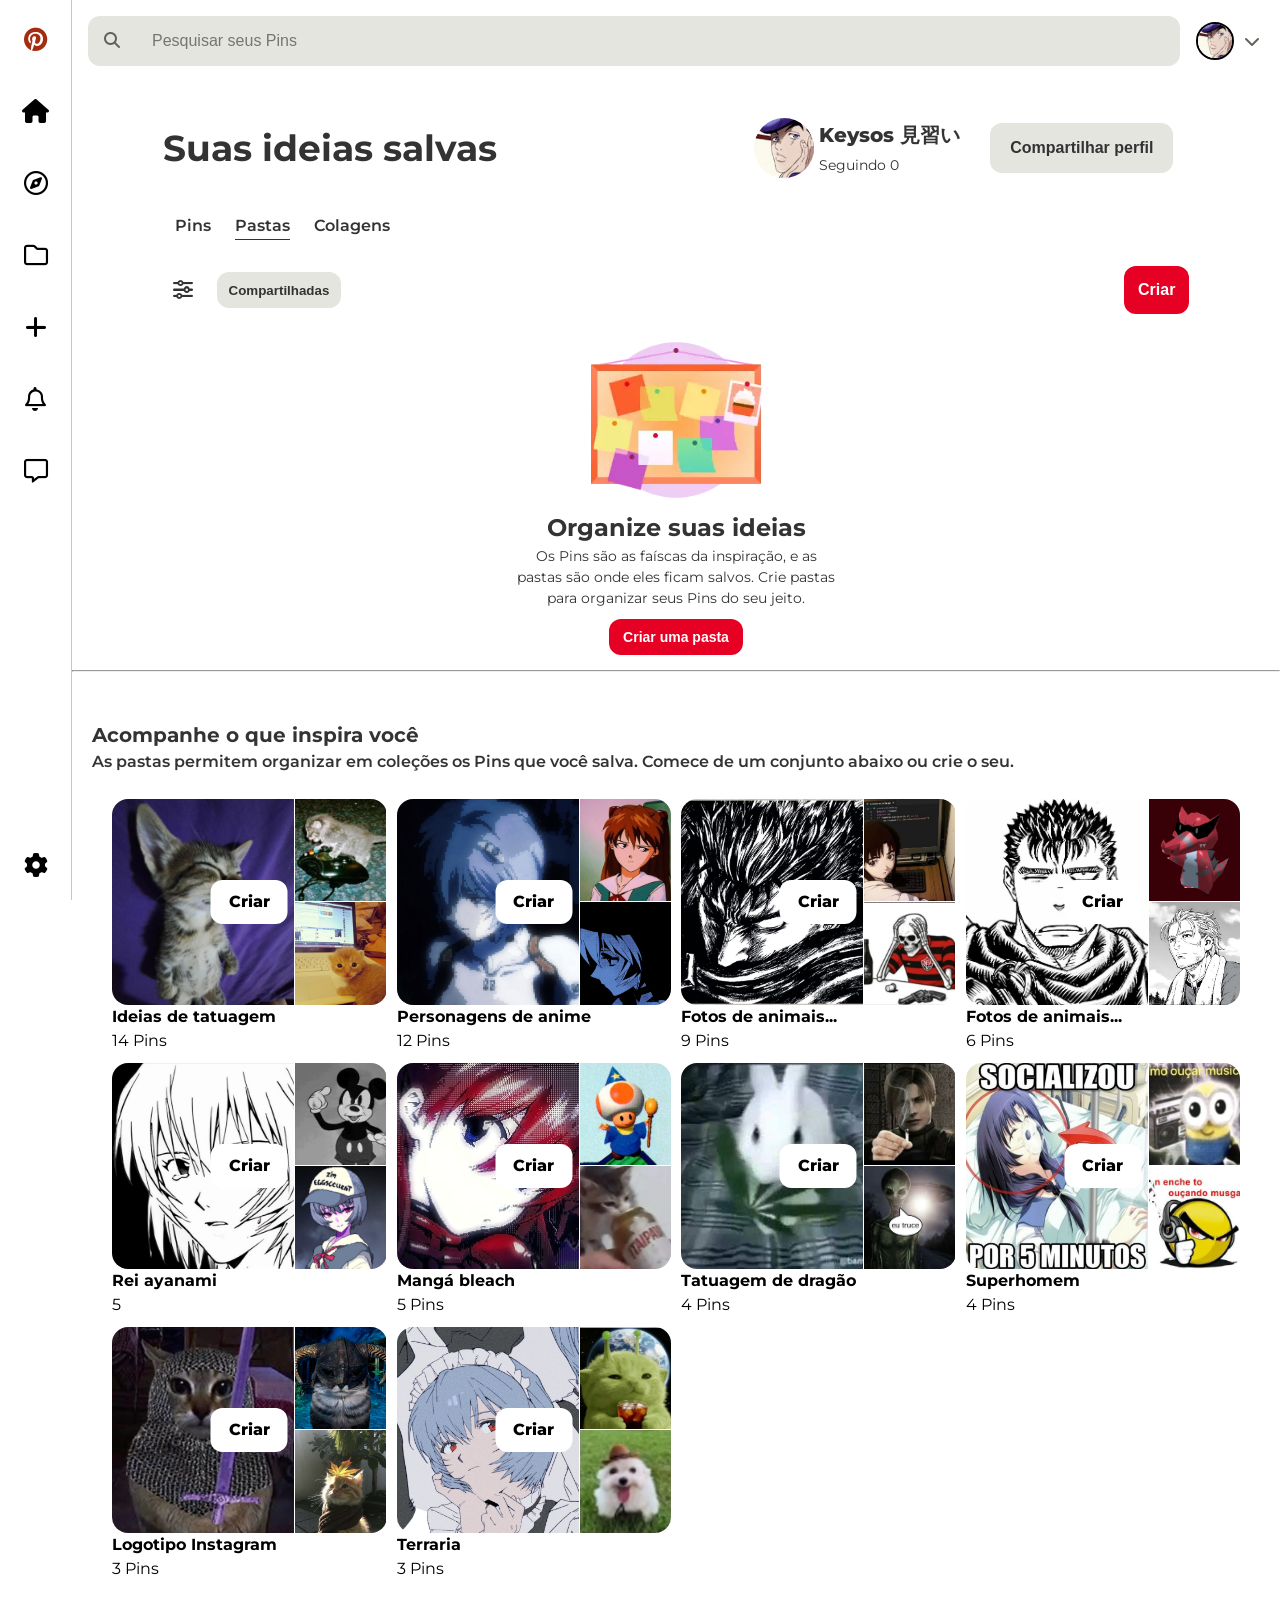
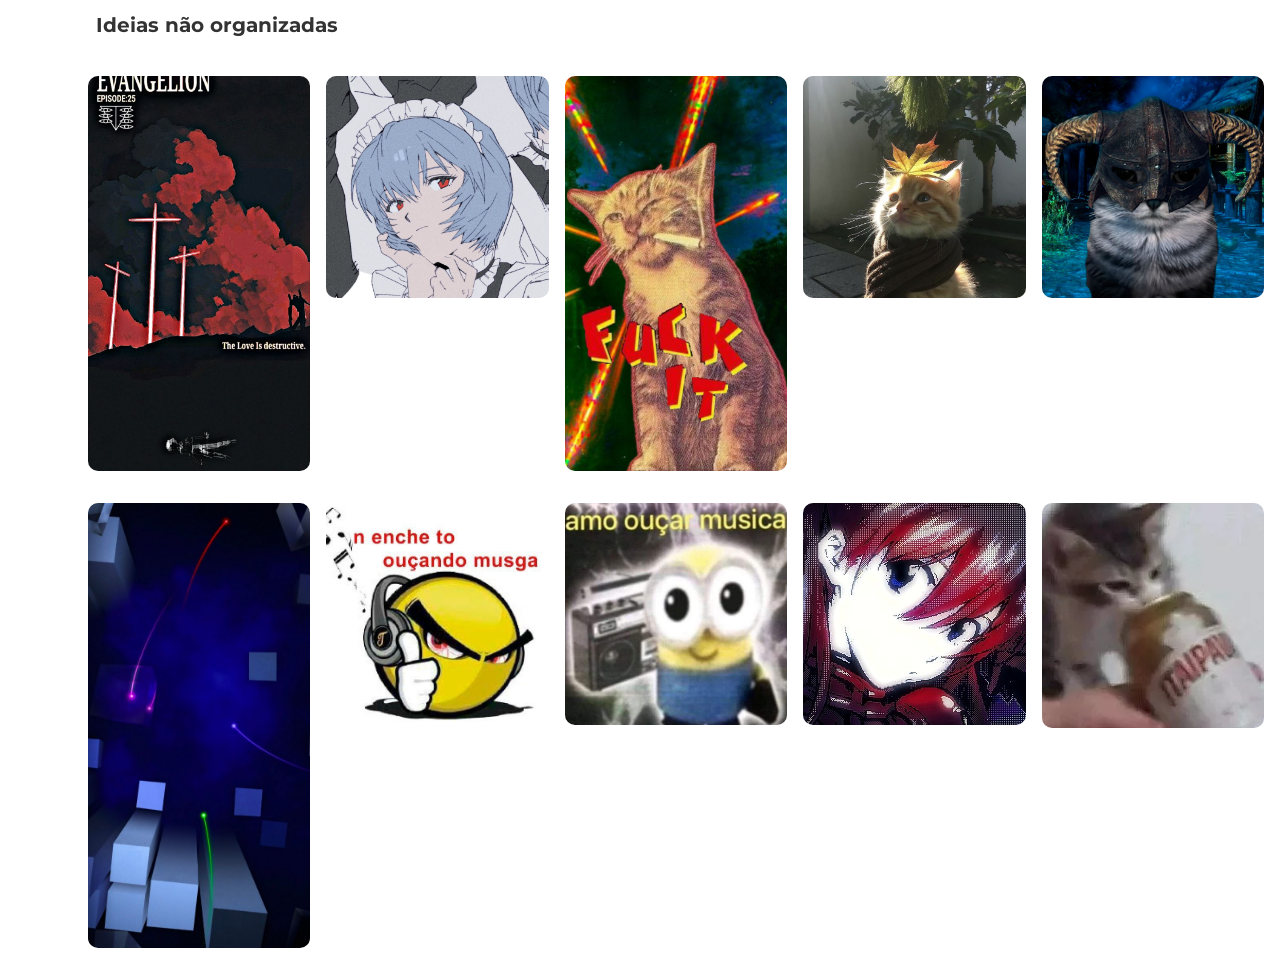
<file: index.html>
<!DOCTYPE html>
<html lang="en">

<head>
    <meta charset="UTF-8">
    <meta name="viewport" content="width=device-width, initial-scale=1.0">
    <title>Pinterest</title>
    <link rel="stylesheet" href="css/base.css">
    <link rel="stylesheet" href="css/navbar.css">
    <link rel="stylesheet" href="css/header.css">
    <link href="https://fonts.googleapis.com/css2?family=Montserrat:wght@400;600;700&display=swap" rel="stylesheet">
    <link rel="stylesheet" href="https://cdnjs.cloudflare.com/ajax/libs/font-awesome/6.5.0/css/all.min.css">
    <link rel="icon" type="image/png" href="assets/favicon_48x48-7470a30d.png">
</head>

<body>
    <div class="layout">
        <nav class="sidebar">
            <ul class="sidebar-list sidebar-list-top">
                <li>
                    <a href="#" class="sidebar-item">
                        <i class="fa-brands fa-pinterest" style="color: rgb(166, 44, 16);"></i>
                        <span class="tooltip">Página Inicial</span>
                    </a>
                </li>
                <li>
                    <a href="#" class="sidebar-item">
                        <i class="fa-solid fa-house"></i>
                        <span class="tooltip">Página Inicial</span>
                    </a>
                </li>
                <li>
                    <a href="#" class="sidebar-item">
                        <i class="fa-regular fa-compass"></i>
                        <span class="tooltip">Explorar</span>
                    </a>
                </li>
                <li>
                    <a href="#" class="sidebar-item">
                        <i class="fa-regular fa-folder"></i>
                        <span class="tooltip">Suas pastas</span>
                    </a>
                </li>
                <li>
                    <a href="#" class="sidebar-item">
                        <i class="fa-solid fa-plus"></i>
                        <span class="tooltip">Criar</span>
                    </a>
                </li>
                <li>
                    <a href="#" class="sidebar-item">
                        <i class="fa-regular fa-bell"></i>
                        <span class="tooltip">Atualizações</span>
                    </a>
                </li>
                <li>
                    <a href="#" class="sidebar-item">
                        <i class="fa-regular fa-message"></i>
                        <span class="tooltip">Mensagens</span>
                    </a>
                </li>
            </ul>

            <ul class="sidebar-list sidebar-list-bottom">
                <li>
                    <a href="#" class="sidebar-item">
                        <i class="fa-solid fa-gear" style="color: rgb(0, 0, 0);"></i>
                        <span class="tooltip">Configurações e suporte</span>
                    </a>
                </li>
            </ul>
        </nav>

        <div class="app">
            <header class="profile">
                <div class="profile-header-top flex">
                    <div class="search flex">

                        <button class="search-button" type="submit">
                            <i class="fa-solid fa-magnifying-glass" style="color: #62625b;"></i>
                        </button>

                        <input class="search-input" type="search" placeholder="Pesquisar seus Pins">
                    </div>

                    <div class="profile-picture flex-center">
                        <img src="images/profile-picture.jpg" alt="Profile picture">
                        <span class="tooltip">Seu perfil</span>
                        <i class="fa-solid fa-chevron-down" style="color:  #62625b;"></i>
                        <span class="tooltip">Contas</span>
                    </div>


                </div>
                <div class="profile-header-bottom">
                    <div class="top-subheader container-center flex-between">
                        <h1>Suas ideias salvas</h1>
                        <div tabindex="1" class="profile-section flex">
                            <img src="images/profile-picture.jpg" alt="Profile picture">
                            <div class="profile-info flex-col">
                                <span>Keysos 見習い</span>
                                <span>Seguindo 0</span>
                            </div>
                            <button class="share-profile btn-gray btn">Compartilhar perfil</button>
                        </div>
                    </div>
                    <div class="bottom-subheader container-center flex">
                        <div tabindex="1">
                            <span class="profile__tab">Pins</span>
                        </div>
                        <div tabindex="1">
                            <span class="profile__tab profile__tab--active">Pastas</span>
                        </div>
                        <div tabindex="1">
                            <span class="profile__tab">Colagens</span>
                        </div>
                    </div>
                </div>
                <div class="profile-actions container-center flex">
                    <div class="profile-actions-left flex-center">
                        <i class="fa-solid fa-sliders"></i>
                        <button class="btn btn-gray share-pins">Compartilhadas</button>
                    </div>
                    <div class="profile-actions-right">
                        <button class="btn-red btn create-pins">Criar</button>
                    </div>
                </div>
            </header>
            <section class="folder-section">
                <div class="top-folder-section flex-col">
                    <img src="images/ill.pinboard.spot.light.svg.jpg" alt="">
                    <h2>Organize suas ideias</h2>
                    <p>Os Pins são as faíscas da inspiração, e as pastas são onde eles ficam salvos. Crie pastas para
                        organizar seus Pins do seu jeito.</p>
                    <button class="btn btn-red create-folder">Criar uma pasta</button>
                </div>
                <hr>
                <div class="middle-folder-section">
                    <div class="folder-info-text">
                        <h2>Acompanhe o que inspira você</h2>
                        <p>As pastas permitem organizar em coleções os Pins que você salva. Comece de um conjunto abaixo
                            ou crie o seu.</p>
                    </div>
                    <div class="folder-container">
                        <a href="#" class="folder-item">
                            <div class="img-card-grid">
                                <img src="images/img1.jpg" alt="">
                                <img src="images/img2.jpg" alt="">
                                <img src="images/img3.webp" alt="">

                                <div tabindex="1" class="center-overlay">
                                    Criar
                                </div>
                            </div>
                            <h4>Ideias de tatuagem</h4>
                            <span>14 Pins</span>
                        </a>
                        <a href="#" class="folder-item">
                            <div class="img-card-grid">
                                <img src="images/img4.jpg" alt="">
                                <img src="images/img5.png" alt="">
                                <img src="images/img6.jpg" alt="">

                                <div tabindex="1" class="center-overlay">
                                    Criar
                                </div>
                            </div>



                            <h4>Personagens de anime</h4>
                            <span>12 Pins</span>
                        </a>
                        <a href="#" class="folder-item">
                            <div class="img-card-grid">
                                <img src="images/img7.jpeg" alt="">
                                <img src="images/img8.jpg" alt="">
                                <img src="images/img9.jpg" alt="">

                                <div tabindex="1" class="center-overlay">
                                    Criar
                                </div>
                            </div>



                            <h4>Fotos de animais...</h4>
                            <span>9 Pins</span>
                        </a>
                        <a href="#" class="folder-item">
                            <div class="img-card-grid">
                                <img src="images/img10.jpg" alt="">
                                <img src="images/img11.jpg" alt="">
                                <img src="images/img12.jpeg" alt="">

                                <div tabindex="1" class="center-overlay">
                                    Criar
                                </div>
                            </div>



                            <h4>Fotos de animais...</h4>
                            <span>6 Pins</span>
                        </a>
                        <a href="#" class="folder-item">
                            <div class="img-card-grid">
                                <img src="images/img13.png" alt="">
                                <img src="images/img14.png" alt="">
                                <img src="images/img15.png" alt="">

                                <div tabindex="1" class="center-overlay">
                                    Criar
                                </div>
                            </div>



                            <h4>Rei ayanami</h4>
                            <span>5</span>
                        </a>
                        <a href="#" class="folder-item">
                            <div class="img-card-grid">
                                <img src="images/img17.jpg" alt="">
                                <img src="images/img18.jpg" alt="">
                                <img src="images/img19.webp" alt="">

                                <div tabindex="1" class="center-overlay">
                                    Criar
                                </div>
                            </div>



                            <h4>Mangá bleach</h4>
                            <span>5 Pins</span>
                        </a>
                        <a href="#" class="folder-item">
                            <div class="img-card-grid">
                                <img src="images/img20.jpg" alt="">
                                <img src="images/img21.jpg" alt="">
                                <img src="images/img22.jpg" alt="">

                                <div tabindex="1" class="center-overlay">
                                    Criar
                                </div>
                            </div>



                            <h4>Tatuagem de dragão</h4>
                            <span>4 Pins</span>
                        </a>
                        <a href="#" class="folder-item">
                            <div class="img-card-grid">
                                <img src="images/img23.jpg" alt="">
                                <img src="images/img24.jpg" alt="">
                                <img src="images/img25.jpg" alt="">

                                <div tabindex="1" class="center-overlay">
                                    Criar
                                </div>
                            </div>



                            <h4>Superhomem</h4>
                            <span>4 Pins</span>
                        </a>
                        <a href="#" class="folder-item">
                            <div class="img-card-grid">
                                <img src="images/img26.jpg" alt="">
                                <img src="images/img27.jpg" alt="">
                                <img src="images/img28.jpg" alt="">

                                <div tabindex="1" class="center-overlay">
                                    Criar
                                </div>
                            </div>



                            <h4>Logotipo Instagram</h4>
                            <span>3 Pins</span>
                        </a>
                        <a href="#" class="folder-item">
                            <div class="img-card-grid">
                                <img src="images/img29.jpg" alt="">
                                <img src="images/img30.jpg" alt="">
                                <img src="images/img31.jpg" alt="">

                                <div tabindex="1" class="center-overlay">
                                    Criar
                                </div>
                            </div>



                            <h4>Terraria</h4>
                            <span>3 Pins</span>
                        </a>
                        
                    </div>
                </div>
                <div class="bottom-folder-section">
                    <h3 class="bottom-folder-header">Ideias não organizadas</h3>
                    <div class="gallery-container">
                        <img src="images/img34.jpg" alt=""> 
                        <img src="images/img29.jpg" alt="">
                        <img src="images/img35.jpg" alt="">
                        <img src="images/img28.jpg" alt="">
                        <img src="images/img27.jpg" alt="">
                        <img src="images/img36.jpg" alt="">
                        <img src="images/img25.jpg" alt="">
                        <img src="images/img24.jpg" alt="">
                        <img src="images/img17.jpg" alt="">
                        <img src="images/img19.webp" alt="">   
                    </div>
                </div>
            </section>
        </div>


    </div>
</body>

</html>
</file>
<file: css/base.css>
:root {
  --primary-red: #e60024;
  --primary-gray: #e4e5df;
  --dark-primary-gray: #dadad3;
  --text-primary-coloir: #000000;
}

*,
*::before,
*::after {
  margin: 0;
  padding: 0;
  box-sizing: border-box;
}

html {
  font-size: 62.5%;
  scroll-behavior: smooth;
}

body {
  font-family: 'Montserrat', sans-serif;
  font-size: 1.6rem;
  line-height: 1.5;
  color: #333;
  background-color: #fff;
  overflow-y: auto;
}

a {
  text-decoration: none;
  color: black;
}

.search-input:focus,
.search-button:focus {
  outline: none;
  box-shadow: none;
}

:focus-visible {
  outline: none;
  box-shadow: 0 0 0 3px #80bfff;
}

li {
  border-radius: 30%;
}

li:focus-within {
  box-shadow: 0 0 0 3px #80bfff;
}

li a:focus-visible,
.folder-item:focus-visible {
  box-shadow: none;
  outline: none;
}

.search-input:focus-visible,
.search-button:focus-visible {
  box-shadow: none;
  outline: none;
}
</file>
<file: css/navbar.css>
.sidebar {
  position: fixed;
  overflow: visible;
  display: flex;
  flex-direction: column;
  height: 100vh;
  width: 72px;
  border-right: 1px solid #c8c8c1;
  justify-content: space-between;
  align-items: center;
  z-index: 3;
}

.sidebar-list {
  list-style: none;
  padding: 16px 0;
}

.sidebar-list-top li {
  display: flex;
  justify-content: center;
  align-items: center;
  width: 48px;
  height: 48px;
  margin-bottom: 24px;
}

.sidebar-list-bottom {
  margin-bottom: 0;
}

.sidebar-item {
  position: relative;
  font-size: 2.4rem;
}

.sidebar-item i {
  color: #000;
}

.sidebar-item i:hover+.tooltip {
  display: block;
  z-index: 3;
  bottom: 2px;
  left: 45px;
}

.center-overlay:focus {
  box-shadow: 0 0 0 3px #80bfff;
}
</file>
<file: css/header.css>
/* classes */

.container-center {
  width: min(85%, 1200px);
  margin: 0 auto;
}

.flex {
  display: flex;
}

.flex-center {
  display: flex;
  align-items: center;
}

.flex-between {
  display: flex;
  justify-content: space-between;
  align-items: center;
}

.flex-col {
  display: flex;
  flex-direction: column;
}

/*----*/

.app {
  margin-left: 72px;
  width: calc(100% - 72px);
}

/* header */
.profile {
  width: 100%;
  max-height: 1200px;
  position:sticky;
  top: 0;
  background: #fff;
  z-index: 2;
  padding-bottom: 16px;
}

.profile-picture {
  font-size: 1.6rem;
  padding: 10px 20px 10px 0;
  flex-shrink: 0;
  cursor: pointer;
}

.tooltip {
  position: absolute;
  background: black;
  color: white;
  padding: 8px 8px;
  border-radius: 12px;
  font-size: 1.2rem;
  white-space: nowrap;

  display: none;
}

.profile-picture img:hover+.tooltip {
  display: block;
  top: 75px;
  right: 25px;
}

.profile-picture i:hover+.tooltip {
  display: block;
  top: 60px;
  right: 5px;
}

.profile-picture i {
  margin-left: 10px;
}

.profile-picture img {
  width: 38px;
  height: 38px;
  border-radius: 50%;
  border: 2px solid black;
}

.search {
  flex: 1;
  min-width: 0;
  padding: 16px;
}

.search-button,
.search-input {
  background: #e4e5df;
  border: none;
  padding: 16px;
  font-size: 1.6rem;
  font-weight: 500;
}

.search-input {
  flex: 1 1 auto;
  border-top-right-radius: 12px !important;
  border-bottom-right-radius: 12px !important;
  min-width: 0;
}

.search:hover .search-input,
.search:hover .search-button {
  background-color: var(--dark-primary-gray);
}

.search-input:focus {
  outline: none;
}

.search-button {
  border-top-left-radius: 12px !important;
  border-bottom-left-radius: 12px !important;
  cursor: pointer;
}

/* parte de baixo */
.profile-header-bottom {
  width: 100%;
  padding: 20px 0;
}

.top-subheader {
  min-height: 40px;
}

.top-subheader h1 {
  font-size: 3.6rem;
  color: var(--text-primary-color);
}

.profile-section {
  color: var(--text-primary-color);
  cursor: pointer;
  padding: 16px;
  border-radius: 20px;
}

.profile-section img {
  width: 60px;
  height: 60px;
  border-radius: 50%;
  margin-right: 5px;
}

.profile-info {
  justify-content: space-around;
  margin-right: 30px;
}

.profile-info span:first-of-type {
  font-size: 2rem;
  font-weight: 800;
}

.profile-info span {
  font-size: 1.4rem;
}

.btn {
  border: none;
  border-radius: 12px;
  font-weight: 600;
  cursor: pointer;
}

.share-profile {
  font-size: 1.6rem;
  padding: 16px 20px;
  align-self: center;
}

.bottom-subheader {
  font-size: 1.6rem;
}

.bottom-subheader div {
  padding: 8px 12px;
  color: var(--text-primary-color);
  font-weight: 600;
  cursor: pointer;
  margin-top: 12px;
  border-radius: 20px;
}

.profile__tab {
  padding-bottom: 4px;
}

.profile__tab.profile__tab--active {
  border-bottom: 1.5px solid #333;
}

/* profile publish*/

.profile-actions {
  justify-content: space-between;
  height: 100%;
  max-height: 48px;
}

.profile-actions-left {
  gap: 24px;
  padding: 6px 10px;
  font-size: 2rem;
}

.profile-actions-left i {
  font-size: 2rem;
  cursor: pointer;
}

.share-pins {
  padding: 10px 12px;
  height: 36px;
}

.share-pins:hover,
.share-profile:hover {
  background-color: var(--dark-primary-gray);
}

.btn-red {
  background: var(--primary-red);
  color: #fff;
}

.btn-gray {
  background: var(--primary-gray);
  color: var(--text-primary-color);
}

.create-pins {
  font-size: 1.6rem;
  padding: 6px 14px;
  height: 100%;
}

/* Folder section */

.folder-section {
  position: relative;
}

.top-folder-section {
  max-width: 320px;
  max-height: 320px;
  margin: 0 auto 20px auto;
  text-align: center;
}

.top-folder-section img {
  width: 180px;
  height: 180px;
  margin: 0 auto;
}

.top-folder-section h4 {
  font-size: 2rem;
}

.top-folder-section p,
.create-folder {
  font-size: 1.4rem;
}

.top-folder-section p {
  color: var(--text-primary-color);
  padding-bottom: 10px;
}

.create-folder {
  padding: 10px 14px;
  align-self: center;
}

.folder-section hr {
  width: 100%;
}

/* middle folder section */

.folder-info-text {
  margin-top: 48px;
  padding: 0 20px;
  margin-bottom: 20px;
}

.folder-info-text h2 {
  font-size: 2rem;
  font-weight: bold;
  color: var(--text-primary-color);
}

.folder-info-text p {
  color: var(--text-primary-color);
  font-size: 1.6rem;
  font-weight: 600;
}

.folder-container {
  display: grid;
  grid-template-columns: repeat(auto-fill, minmax(240px, 1fr));
  justify-content: center;
  padding: 0 35px;
}

.folder-item {
  width: 100%;
  padding: 5px;
}

.img-card-grid {
  position: relative;
  display: grid;
  grid-template-columns: 2fr 1fr;
  grid-template-rows: 1fr 1fr;
  gap: 1px;
  border-radius: 16px;
  aspect-ratio: 4 / 3;
  overflow: hidden;
}

.center-overlay {
  position: absolute;
  border-radius: 12px;
  background-color: #fff;
  padding: 10px 18px;
  top: 50%;
  left: 50%;
  transform: translate(-50%, -50%);
  font-weight: 800;
  cursor: pointer;
}

.img-card-grid img:nth-child(1) {
  grid-row: span 2;
  width: 100%;
  height: 100%;
  object-fit: cover;
}

.img-card-grid img:nth-child(2),
.img-card-grid img:nth-child(3) {
  width: 100%;
  height: 100%;
  object-fit: cover;
}

/* bottom section */

.bottom-folder-header {
  margin: 24px 16px 20px;
  padding: 0 8px;
  font-size: 2rem;
  color: var(--text-primary-color);
}

.gallery-container {
  display: grid;
  grid-template-columns: repeat(auto-fill, minmax(200px, 1fr));
  gap: 16px;
  padding: 16px;
}

.gallery-container img {
  width: 100%;
  margin-bottom: 16px;
  break-inside: avoid; 
  border-radius: 10px;
}

@media (max-width: 1024px) {
  .container {
    grid-template-columns: repeat(2, 1fr);
  }
}

@media (max-width: 600px) {
  
  .top-subheader {
    flex-direction: column;
    font-size: 1.8rem;
    gap: 10px;
  }

  .profile-section {
    /*flex-direction: column;
    justify-content: center;
    align-items: center;
    text-align: center;
    gap: 16px;*/
    display: none;
  }

  .profile-info {
    margin: 0;
  }

}
</file>
